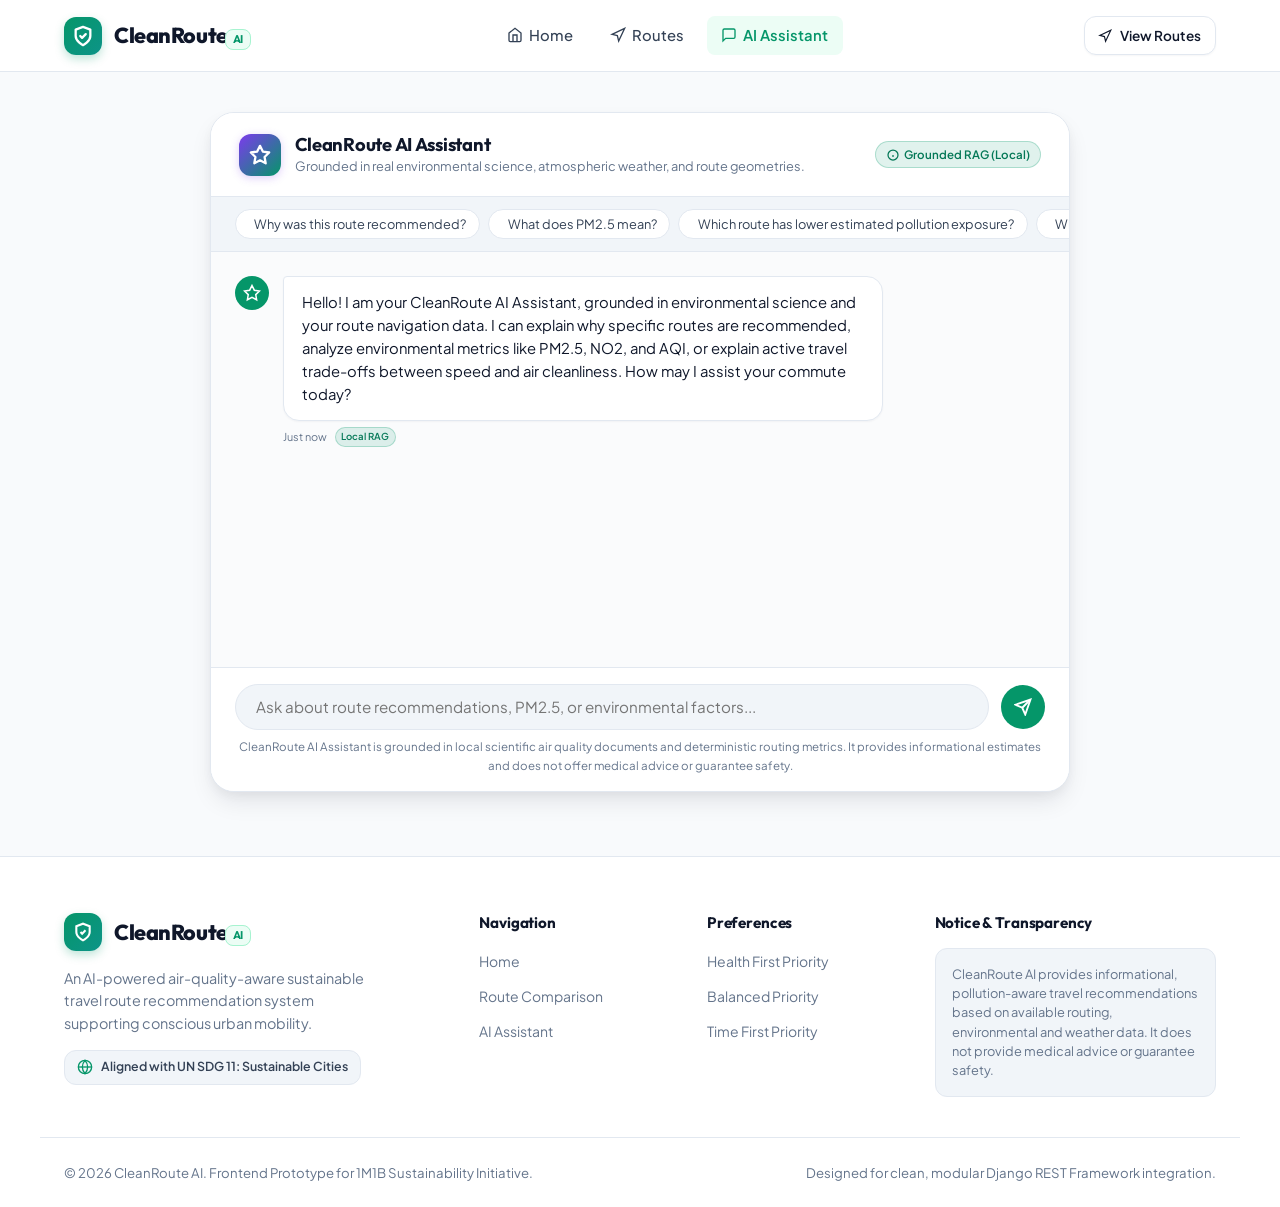
<file: frontend/chat.html>
<!DOCTYPE html>
<html lang="en">
<head>
  <meta charset="UTF-8">
  <meta name="viewport" content="width=device-width, initial-scale=1.0">
  <title>CleanRoute AI Assistant — Sustainable Route Intelligence</title>
  <meta name="description" content="Ask CleanRoute AI Assistant about route recommendations, PM2.5 exposure, air quality trade-offs, and environmental factors.">
  
  <!-- Stylesheets -->
  <link rel="stylesheet" href="css/style.css">
  <link rel="stylesheet" href="css/dashboard.css">
  <link rel="stylesheet" href="css/responsive.css">
</head>
<body>

  <!-- Site Navigation Header -->
  <header class="site-header" role="banner">
    <div class="container header-inner">
      <a href="index.html" class="brand" aria-label="CleanRoute AI Home">
        <div class="brand-icon">
          <svg width="22" height="22" viewBox="0 0 24 24" fill="none" stroke="currentColor" stroke-width="2.5" stroke-linecap="round" stroke-linejoin="round"><path d="M12 22s8-4 8-10V5l-8-3-8 3v7c0 6 8 10 8 10z"/><path d="M9 12l2 2 4-4"/></svg>
        </div>
        <span>CleanRoute<span class="brand-badge">AI</span></span>
      </a>

      <!-- Navigation Menu -->
      <nav id="nav-menu" class="nav-menu" role="navigation" aria-label="Primary Navigation">
        <a href="index.html" class="nav-link">
          <svg width="16" height="16" viewBox="0 0 24 24" fill="none" stroke="currentColor" stroke-width="2"><path d="M3 9l9-7 9 7v11a2 2 0 0 1-2 2H5a2 2 0 0 1-2-2z"/><polyline points="9 22 9 12 15 12 15 22"/></svg>
          <span>Home</span>
        </a>
        <a href="results.html" class="nav-link">
          <svg width="16" height="16" viewBox="0 0 24 24" fill="none" stroke="currentColor" stroke-width="2"><polygon points="3 11 22 2 13 21 11 13 3 11"/></svg>
          <span>Routes</span>
        </a>
        <a href="chat.html" class="nav-link active">
          <svg width="16" height="16" viewBox="0 0 24 24" fill="none" stroke="currentColor" stroke-width="2"><path d="M21 15a2 2 0 0 1-2 2H7l-4 4V5a2 2 0 0 1 2-2h14a2 2 0 0 1 2 2z"/></svg>
          <span>AI Assistant</span>
        </a>
      </nav>

      <div class="header-actions">
        <a href="results.html" class="btn btn-secondary btn-sm" style="font-size: 0.85rem; padding: 0.45rem 0.85rem;">
          <svg width="14" height="14" viewBox="0 0 24 24" fill="none" stroke="currentColor" stroke-width="2"><polygon points="3 11 22 2 13 21 11 13 3 11"/></svg>
          <span>View Routes</span>
        </a>
        <button id="mobile-nav-toggle" class="mobile-nav-toggle" aria-label="Toggle mobile menu" aria-expanded="false" aria-controls="nav-menu">
          <svg width="24" height="24" viewBox="0 0 24 24" fill="none" stroke="currentColor" stroke-width="2"><line x1="3" y1="12" x2="21" y2="12"/><line x1="3" y1="6" x2="21" y2="6"/><line x1="3" y1="18" x2="21" y2="18"/></svg>
        </button>
      </div>
    </div>
  </header>

  <!-- Chat Page Main Layout -->
  <main class="chat-container-wrap">
    <div class="container">
      
      <div class="chat-card">
        <!-- Chat Header -->
        <div class="chat-header">
          <div class="chat-header-info">
            <div class="chat-avatar-bot">
              <svg width="22" height="22" viewBox="0 0 24 24" fill="none" stroke="currentColor" stroke-width="2.5" stroke-linecap="round" stroke-linejoin="round"><path d="M12 2l3.09 6.26L22 9.27l-5 4.87 1.18 6.88L12 17.77l-6.18 3.25L7 14.14 2 9.27l6.91-1.01L12 2z"/></svg>
            </div>
            <div class="chat-header-text">
              <h3>CleanRoute AI Assistant</h3>
              <p>Grounded in real environmental science, atmospheric weather, and route geometries.</p>
            </div>
          </div>
          <span id="chat-mode-badge" class="badge-rag">
            <svg width="12" height="12" viewBox="0 0 24 24" fill="none" stroke="currentColor" stroke-width="2.5"><circle cx="12" cy="12" r="10"/><path d="M12 16v-4"/><path d="M12 8h.01"/></svg>
            Grounded RAG (Local)
          </span>
        </div>

        <!-- Active Route Context Indicator -->
        <div id="chat-context-indicator" class="chat-context-indicator" style="display: none;">
          <svg width="14" height="14" viewBox="0 0 24 24" fill="none" stroke="currentColor" stroke-width="2"><circle cx="12" cy="12" r="10"/><polygon points="12 2 15.09 8.26 22 9.27 17 14.14 18.18 21.02 12 17.77 5.82 21.02 7 14.14 2 9.27 8.91 8.26 12 2"/></svg>
          <span id="chat-context-text">Active Route Context: None</span>
        </div>

        <!-- Suggested Questions Bar -->
        <div class="chat-suggestions-bar" aria-label="Suggested questions">
          <button type="button" class="chat-suggestion-chip" data-query="Why was this route recommended?">
            <svg width="13" height="13" viewBox="0 0 24 24" fill="none" stroke="var(--primary)" stroke-width="2"><circle cx="12" cy="12" r="10"/><path d="M9.09 9a3 3 0 0 1 5.83 1c0 2-3 3-3 3"/><line x1="12" y1="17" x2="12.01" y2="17"/></svg>
            <span>Why was this route recommended?</span>
          </button>
          <button type="button" class="chat-suggestion-chip" data-query="What does PM2.5 mean?">
            <svg width="13" height="13" viewBox="0 0 24 24" fill="none" stroke="var(--primary)" stroke-width="2"><circle cx="12" cy="12" r="10"/><path d="M12 16v-4"/><path d="M12 8h.01"/></svg>
            <span>What does PM2.5 mean?</span>
          </button>
          <button type="button" class="chat-suggestion-chip" data-query="Which route has lower estimated pollution exposure?">
            <svg width="13" height="13" viewBox="0 0 24 24" fill="none" stroke="var(--primary)" stroke-width="2"><path d="M12 22s8-4 8-10V5l-8-3-8 3v7c0 6 8 10 8 10z"/></svg>
            <span>Which route has lower estimated pollution exposure?</span>
          </button>
          <button type="button" class="chat-suggestion-chip" data-query="Why did you choose Health First?">
            <svg width="13" height="13" viewBox="0 0 24 24" fill="none" stroke="var(--primary)" stroke-width="2"><polygon points="12 2 15.09 8.26 22 9.27 17 14.14 18.18 21.02 12 17.77 5.82 21.02 7 14.14 2 9.27 8.91 8.26 12 2"/></svg>
            <span>Why choose Health First?</span>
          </button>
          <button type="button" class="chat-suggestion-chip" data-query="Why is cycling considered sustainable?">
            <svg width="13" height="13" viewBox="0 0 24 24" fill="none" stroke="var(--primary)" stroke-width="2"><circle cx="18.5" cy="17.5" r="3.5"/><circle cx="5.5" cy="17.5" r="3.5"/><circle cx="15" cy="5" r="1"/><path d="M12 17.5V14l-3-3 4-3 2 3h2"/></svg>
            <span>Why is cycling sustainable?</span>
          </button>
          <button type="button" class="chat-suggestion-chip" data-query="How does weather affect air quality?">
            <svg width="13" height="13" viewBox="0 0 24 24" fill="none" stroke="var(--primary)" stroke-width="2"><path d="M17.5 19H9a7 7 0 1 1 6.71-9h1.79a4.5 4.5 0 1 1 0 9Z"/></svg>
            <span>Weather & Air Quality</span>
          </button>
        </div>

        <!-- Scrollable Message Stream -->
        <div id="chat-messages-pane" class="chat-messages-pane" role="log" aria-live="polite">
          <!-- Initial Welcome Message from Assistant -->
          <div class="message-row bot-message">
            <div class="message-avatar bot-avatar-icon" title="CleanRoute AI">
              <svg width="18" height="18" viewBox="0 0 24 24" fill="none" stroke="currentColor" stroke-width="2"><path d="M12 2l3.09 6.26L22 9.27l-5 4.87 1.18 6.88L12 17.77l-6.18 3.25L7 14.14 2 9.27l6.91-1.01L12 2z"/></svg>
            </div>
            <div>
              <div class="message-bubble bot-bubble">
                Hello! I am your CleanRoute AI Assistant, grounded in environmental science and your route navigation data. I can explain why specific routes are recommended, analyze environmental metrics like PM2.5, NO2, and AQI, or explain active travel trade-offs between speed and air cleanliness. How may I assist your commute today?
              </div>
              <div class="message-timestamp">
                <span>Just now</span>
                <span class="badge-rag" style="font-size: 0.6rem; padding: 0.1rem 0.35rem; margin-left: 0.25rem;">Local RAG</span>
              </div>
            </div>
          </div>

          <!-- Typing indicator placeholder -->
          <div id="chat-typing-indicator" class="typing-indicator" aria-hidden="true">
            <div class="typing-dot"></div>
            <div class="typing-dot"></div>
            <div class="typing-dot"></div>
          </div>
        </div>

        <!-- Chat Input Form -->
        <div class="chat-input-bar">
          <form id="chat-form" class="chat-form" novalidate>
            <label for="chat-input" class="sr-only" style="position: absolute; width: 1px; height: 1px; padding: 0; margin: -1px; overflow: hidden; clip: rect(0,0,0,0); border: 0;">Type your inquiry</label>
            <input type="text" id="chat-input" class="chat-input-field" placeholder="Ask about route recommendations, PM2.5, or environmental factors..." autocomplete="off" required>
            <button type="submit" class="btn-chat-send" aria-label="Send message">
              <svg width="18" height="18" viewBox="0 0 24 24" fill="none" stroke="currentColor" stroke-width="2.5"><line x1="22" y1="2" x2="11" y2="13"/><polygon points="22 2 15 22 11 13 2 9 22 2"/></svg>
            </button>
          </form>
          <p class="chat-disclaimer-sub">
            CleanRoute AI Assistant is grounded in local scientific air quality documents and deterministic routing metrics. It provides informational estimates and does not offer medical advice or guarantee safety.
          </p>
        </div>

      </div>

    </div>
  </main>

  <!-- Shared Site Footer -->
  <footer class="site-footer">
    <div class="container footer-top">
      <div class="footer-brand-col">
        <a href="index.html" class="brand">
          <div class="brand-icon">
            <svg width="20" height="20" viewBox="0 0 24 24" fill="none" stroke="currentColor" stroke-width="2.5"><path d="M12 22s8-4 8-10V5l-8-3-8 3v7c0 6 8 10 8 10z"/><path d="M9 12l2 2 4-4"/></svg>
          </div>
          <span>CleanRoute<span class="brand-badge">AI</span></span>
        </a>
        <p class="footer-desc">
          An AI-powered air-quality-aware sustainable travel route recommendation system supporting conscious urban mobility.
        </p>
        <div class="footer-sdg-badge">
          <svg width="16" height="16" viewBox="0 0 24 24" fill="none" stroke="var(--primary)" stroke-width="2"><circle cx="12" cy="12" r="10"/><path d="M2 12h20"/><path d="M12 2a15.3 15.3 0 0 1 4 10 15.3 15.3 0 0 1-4 10 15.3 15.3 0 0 1-4-10 15.3 15.3 0 0 1 4-10z"/></svg>
          <span>Aligned with UN SDG 11: Sustainable Cities</span>
        </div>
      </div>

      <div class="footer-col">
        <h5>Navigation</h5>
        <ul class="footer-links">
          <li><a href="index.html" class="footer-link">Home</a></li>
          <li><a href="results.html" class="footer-link">Route Comparison</a></li>
          <li><a href="chat.html" class="footer-link">AI Assistant</a></li>
        </ul>
      </div>

      <div class="footer-col">
        <h5>Preferences</h5>
        <ul class="footer-links">
          <li><a href="results.html?preference=Health+First" class="footer-link">Health First Priority</a></li>
          <li><a href="results.html?preference=Balanced" class="footer-link">Balanced Priority</a></li>
          <li><a href="results.html?preference=Time+First" class="footer-link">Time First Priority</a></li>
        </ul>
      </div>

      <div class="footer-col">
        <h5>Notice & Transparency</h5>
        <div class="footer-disclaimer-box">
          CleanRoute AI provides informational, pollution-aware travel recommendations based on available routing, environmental and weather data. It does not provide medical advice or guarantee safety.
        </div>
      </div>
    </div>

    <div class="container footer-bottom">
      <div>&copy; 2026 CleanRoute AI. Frontend Prototype for 1M1B Sustainability Initiative.</div>
      <div>Designed for clean, modular Django REST Framework integration.</div>
    </div>
  </footer>

  <!-- Scripts -->
  <script src="js/config.js"></script>
  <script src="js/api.js"></script>
  <script src="js/chat.js"></script>
  <script src="js/app.js"></script>
</body>
</html>
</file>
<file: frontend/css/style.css>
/* ==========================================================================
   CleanRoute AI — Modern Sustainable Design System
   Theme: Clean, Modern, Professional, Sustainable, AI-Powered, Minimal
   ========================================================================== */

@import url('https://fonts.googleapis.com/css2?family=Outfit:wght@400;500;600;700;800&family=Plus+Jakarta+Sans:wght@300;400;500;600;700&display=swap');

:root {
  /* Brand Color Palette */
  --primary: #059669;
  --primary-hover: #047857;
  --primary-light: #ecfdf5;
  --primary-glow: rgba(5, 150, 105, 0.15);
  --primary-border: #a7f3d0;

  --secondary: #0d9488;
  --secondary-light: #f0fdfa;

  --accent-cyan: #0284c7;
  --accent-cyan-light: #e0f2fe;

  --accent-purple: #7c3aed;
  --accent-purple-light: #f5f3ff;

  --warning: #d97706;
  --warning-light: #fef3c7;
  --warning-border: #fde68a;

  --danger: #dc2626;
  --danger-light: #fef2f2;
  --danger-border: #fecaca;

  --success: #16a34a;
  --success-light: #f0fdf4;

  /* Neutrals & Surfaces */
  --bg-main: #f8fafc;
  --bg-alt: #f1f5f9;
  --surface: #ffffff;
  --surface-raised: #ffffff;
  --surface-dim: #f8fafc;

  --text-primary: #0f172a;
  --text-secondary: #334155;
  --text-muted: #64748b;
  --text-inverse: #ffffff;

  --border-light: #e2e8f0;
  --border-subtle: #cbd5e1;
  --border-focus: #059669;

  /* Radii */
  --radius-xs: 4px;
  --radius-sm: 8px;
  --radius-md: 12px;
  --radius-lg: 16px;
  --radius-xl: 24px;
  --radius-pill: 9999px;

  /* Shadows */
  --shadow-xs: 0 1px 2px 0 rgba(15, 23, 42, 0.04);
  --shadow-sm: 0 2px 4px 0 rgba(15, 23, 42, 0.06), 0 1px 2px 0 rgba(15, 23, 42, 0.04);
  --shadow-md: 0 4px 12px -2px rgba(15, 23, 42, 0.08), 0 2px 6px -1px rgba(15, 23, 42, 0.04);
  --shadow-lg: 0 12px 24px -4px rgba(15, 23, 42, 0.1), 0 4px 12px -2px rgba(15, 23, 42, 0.05);
  --shadow-xl: 0 20px 35px -6px rgba(15, 23, 42, 0.12), 0 8px 16px -4px rgba(15, 23, 42, 0.06);

  /* Typography */
  --font-heading: 'Outfit', -apple-system, BlinkMacSystemFont, 'Segoe UI', Roboto, sans-serif;
  --font-body: 'Plus Jakarta Sans', -apple-system, BlinkMacSystemFont, 'Segoe UI', Roboto, sans-serif;

  /* Transitions */
  --transition-fast: 150ms cubic-bezier(0.4, 0, 0.2, 1);
  --transition-normal: 250ms cubic-bezier(0.4, 0, 0.2, 1);
  --transition-smooth: 350ms cubic-bezier(0.16, 1, 0.3, 1);

  /* Layout */
  --max-width: 1200px;
  --header-height: 72px;
}

/* ==========================================================================
   CSS Reset & Base Rules
   ========================================================================== */

*, *::before, *::after {
  box-sizing: border-box;
  margin: 0;
  padding: 0;
}

html {
  font-size: 16px;
  scroll-behavior: smooth;
  -webkit-text-size-adjust: 100%;
}

body {
  font-family: var(--font-body);
  background-color: var(--bg-main);
  color: var(--text-primary);
  line-height: 1.6;
  min-height: 100vh;
  display: flex;
  flex-direction: column;
  overflow-x: hidden;
}

img, svg {
  display: block;
  max-width: 100%;
}

a {
  color: inherit;
  text-decoration: none;
}

button, input, select, textarea {
  font-family: inherit;
  font-size: inherit;
  color: inherit;
}

button {
  cursor: pointer;
  border: none;
  background: none;
}

:focus-visible {
  outline: 2px solid var(--primary);
  outline-offset: 2px;
}

.container {
  width: 100%;
  max-width: var(--max-width);
  margin: 0 auto;
  padding: 0 1.5rem;
}

/* ==========================================================================
   Typography Utilities
   ========================================================================== */

h1, h2, h3, h4, h5, h6 {
  font-family: var(--font-heading);
  color: var(--text-primary);
  font-weight: 700;
  line-height: 1.25;
}

h1 { font-size: 2.75rem; letter-spacing: -0.025em; }
h2 { font-size: 2rem; letter-spacing: -0.02em; }
h3 { font-size: 1.35rem; letter-spacing: -0.015em; }
h4 { font-size: 1.1rem; }

p {
  color: var(--text-secondary);
}

.text-sm { font-size: 0.875rem; }
.text-xs { font-size: 0.75rem; }
.text-muted { color: var(--text-muted); }
.text-primary { color: var(--primary); }

.badge-demo {
  display: inline-flex;
  align-items: center;
  gap: 0.35rem;
  padding: 0.2rem 0.65rem;
  background-color: var(--warning-light);
  color: var(--warning);
  border: 1px solid var(--warning-border);
  border-radius: var(--radius-pill);
  font-size: 0.72rem;
  font-weight: 600;
  text-transform: uppercase;
  letter-spacing: 0.04em;
}

.badge-live {
  display: inline-flex;
  align-items: center;
  gap: 0.35rem;
  padding: 0.2rem 0.65rem;
  background-color: rgba(5, 150, 105, 0.12);
  color: #059669;
  border: 1px solid rgba(5, 150, 105, 0.25);
  border-radius: var(--radius-pill);
  font-size: 0.72rem;
  font-weight: 600;
  text-transform: uppercase;
  letter-spacing: 0.04em;
}

.badge-ai {
  display: inline-flex;
  align-items: center;
  gap: 0.35rem;
  padding: 0.2rem 0.65rem;
  background-color: var(--accent-purple-light);
  color: var(--accent-purple);
  border: 1px solid rgba(124, 58, 237, 0.2);
  border-radius: var(--radius-pill);
  font-size: 0.72rem;
  font-weight: 600;
  letter-spacing: 0.03em;
}

.badge-eco {
  display: inline-flex;
  align-items: center;
  gap: 0.35rem;
  padding: 0.2rem 0.65rem;
  background-color: var(--primary-light);
  color: var(--primary);
  border: 1px solid var(--primary-border);
  border-radius: var(--radius-pill);
  font-size: 0.72rem;
  font-weight: 600;
}

/* ==========================================================================
   Navigation Header
   ========================================================================== */

.site-header {
  position: sticky;
  top: 0;
  z-index: 1000;
  height: var(--header-height);
  background: rgba(255, 255, 255, 0.92);
  backdrop-filter: blur(14px);
  -webkit-backdrop-filter: blur(14px);
  border-bottom: 1px solid var(--border-light);
  transition: box-shadow var(--transition-normal);
}

.site-header.scrolled {
  box-shadow: var(--shadow-sm);
}

.header-inner {
  display: flex;
  align-items: center;
  justify-content: space-between;
  height: 100%;
}

/* Brand Logo */
.brand {
  display: flex;
  align-items: center;
  gap: 0.75rem;
  font-family: var(--font-heading);
  font-size: 1.35rem;
  font-weight: 800;
  color: var(--text-primary);
  letter-spacing: -0.02em;
  transition: opacity var(--transition-fast);
}

.brand:hover {
  opacity: 0.9;
}

.brand-icon {
  width: 38px;
  height: 38px;
  background: linear-gradient(135deg, #059669 0%, #0d9488 100%);
  color: var(--text-inverse);
  border-radius: var(--radius-md);
  display: flex;
  align-items: center;
  justify-content: center;
  box-shadow: 0 4px 10px rgba(5, 150, 105, 0.25);
}

.brand-badge {
  font-size: 0.7rem;
  font-weight: 700;
  padding: 0.15rem 0.45rem;
  background: var(--primary-light);
  color: var(--primary);
  border-radius: var(--radius-sm);
  margin-left: -0.2rem;
  border: 1px solid var(--primary-border);
}

/* Nav Links */
.nav-menu {
  display: flex;
  align-items: center;
  gap: 0.5rem;
  list-style: none;
}

.nav-link {
  padding: 0.5rem 0.9rem;
  font-size: 0.925rem;
  font-weight: 500;
  color: var(--text-secondary);
  border-radius: var(--radius-sm);
  transition: all var(--transition-fast);
  display: inline-flex;
  align-items: center;
  gap: 0.4rem;
}

.nav-link:hover {
  color: var(--primary);
  background-color: var(--bg-alt);
}

.nav-link.active {
  color: var(--primary);
  font-weight: 600;
  background-color: var(--primary-light);
}

.header-actions {
  display: flex;
  align-items: center;
  gap: 0.75rem;
}

.btn-nav-cta {
  padding: 0.5rem 1rem;
  font-size: 0.875rem;
  font-weight: 600;
  background-color: var(--primary);
  color: var(--text-inverse);
  border-radius: var(--radius-pill);
  transition: all var(--transition-fast);
  box-shadow: 0 2px 6px rgba(5, 150, 105, 0.2);
}

.btn-nav-cta:hover {
  background-color: var(--primary-hover);
  box-shadow: 0 4px 10px rgba(5, 150, 105, 0.3);
  transform: translateY(-1px);
}

/* Mobile Nav Toggle */
.mobile-nav-toggle {
  display: none;
  width: 42px;
  height: 42px;
  border-radius: var(--radius-sm);
  align-items: center;
  justify-content: center;
  color: var(--text-primary);
  background-color: var(--bg-alt);
  border: 1px solid var(--border-light);
  transition: background var(--transition-fast);
}

.mobile-nav-toggle:hover {
  background-color: var(--border-light);
}

/* ==========================================================================
   Buttons & Form Elements
   ========================================================================== */

.btn {
  display: inline-flex;
  align-items: center;
  justify-content: center;
  gap: 0.5rem;
  padding: 0.75rem 1.4rem;
  font-size: 0.95rem;
  font-weight: 600;
  border-radius: var(--radius-md);
  transition: all var(--transition-fast);
  text-align: center;
  user-select: none;
  white-space: nowrap;
}

.btn-primary {
  background-color: var(--primary);
  color: var(--text-inverse);
  box-shadow: 0 2px 8px rgba(5, 150, 105, 0.25);
}

.btn-primary:hover {
  background-color: var(--primary-hover);
  box-shadow: 0 4px 14px rgba(5, 150, 105, 0.35);
  transform: translateY(-1px);
}

.btn-secondary {
  background-color: var(--surface);
  color: var(--text-primary);
  border: 1px solid var(--border-light);
  box-shadow: var(--shadow-xs);
}

.btn-secondary:hover {
  background-color: var(--bg-alt);
  border-color: var(--border-subtle);
}

.btn-lg {
  padding: 0.9rem 1.75rem;
  font-size: 1.05rem;
  border-radius: var(--radius-md);
}

.btn-block {
  width: 100%;
}

/* Form Input Control */
.input-group {
  position: relative;
  display: flex;
  flex-direction: column;
  gap: 0.4rem;
}

.input-label {
  font-size: 0.8rem;
  font-weight: 600;
  text-transform: uppercase;
  letter-spacing: 0.05em;
  color: var(--text-secondary);
  display: flex;
  align-items: center;
  gap: 0.35rem;
}

.input-wrapper {
  position: relative;
  display: flex;
  align-items: center;
}

.input-icon {
  position: absolute;
  left: 1rem;
  color: var(--text-muted);
  pointer-events: none;
  width: 20px;
  height: 20px;
}

.input-field {
  width: 100%;
  padding: 0.75rem 1rem 0.75rem 2.75rem;
  font-size: 0.95rem;
  background-color: var(--surface);
  border: 1.5px solid var(--border-light);
  border-radius: var(--radius-md);
  color: var(--text-primary);
  transition: all var(--transition-fast);
}

.input-field::placeholder {
  color: var(--text-muted);
  opacity: 0.8;
}

.input-field:focus {
  border-color: var(--primary);
  box-shadow: 0 0 0 3px var(--primary-glow);
  outline: none;
}

.input-field.input-error {
  border-color: var(--danger);
  background-color: #fffbfa;
}

.input-field.input-error:focus {
  box-shadow: 0 0 0 3px rgba(220, 38, 38, 0.15);
}

.validation-message {
  font-size: 0.775rem;
  color: var(--danger);
  display: flex;
  align-items: center;
  gap: 0.35rem;
  min-height: 18px;
  margin-top: 0.15rem;
}

/* ==========================================================================
   Hero Section
   ========================================================================== */

.hero-section {
  position: relative;
  padding: 4rem 0 3rem;
  background: radial-gradient(circle at 80% 20%, rgba(5, 150, 105, 0.07) 0%, transparent 50%),
              radial-gradient(circle at 10% 80%, rgba(2, 132, 199, 0.05) 0%, transparent 45%);
  overflow: hidden;
}

.hero-grid {
  display: grid;
  grid-template-columns: 1fr 1.05fr;
  gap: 3rem;
  align-items: center;
}

.hero-content {
  display: flex;
  flex-direction: column;
  gap: 1.5rem;
}

.hero-tag {
  align-self: flex-start;
  display: inline-flex;
  align-items: center;
  gap: 0.5rem;
  padding: 0.35rem 0.85rem;
  background-color: var(--primary-light);
  color: var(--primary);
  border: 1px solid var(--primary-border);
  border-radius: var(--radius-pill);
  font-size: 0.825rem;
  font-weight: 600;
}

.hero-title {
  font-size: 3.25rem;
  line-height: 1.15;
  color: var(--text-primary);
}

.hero-title .highlight-eco {
  background: linear-gradient(135deg, #059669 0%, #0d9488 100%);
  -webkit-background-clip: text;
  -webkit-text-fill-color: transparent;
  display: inline-block;
}

.hero-desc {
  font-size: 1.15rem;
  line-height: 1.6;
  color: var(--text-secondary);
  max-width: 520px;
}

.hero-actions {
  display: flex;
  flex-wrap: wrap;
  align-items: center;
  gap: 1rem;
  margin-top: 0.5rem;
}

/* ==========================================================================
   Route Search Card Component
   ========================================================================== */

.search-card {
  background: var(--surface);
  border: 1px solid var(--border-light);
  border-radius: var(--radius-xl);
  padding: 2rem;
  box-shadow: var(--shadow-lg);
  position: relative;
  backdrop-filter: blur(10px);
  transition: transform var(--transition-normal), box-shadow var(--transition-normal);
}

.search-card-header {
  display: flex;
  align-items: center;
  justify-content: space-between;
  margin-bottom: 1.5rem;
  padding-bottom: 1rem;
  border-bottom: 1px solid var(--border-light);
}

.search-card-title {
  font-size: 1.25rem;
  font-weight: 700;
  display: flex;
  align-items: center;
  gap: 0.6rem;
  color: var(--text-primary);
}

.search-fields-wrap {
  position: relative;
  display: flex;
  flex-direction: column;
  gap: 0.9rem;
}

.swap-btn-container {
  position: absolute;
  right: 1.25rem;
  top: 50%;
  transform: translateY(-50%);
  z-index: 5;
}

.btn-swap {
  width: 38px;
  height: 38px;
  border-radius: 50%;
  background: var(--surface);
  border: 1.5px solid var(--border-light);
  box-shadow: var(--shadow-sm);
  color: var(--primary);
  display: flex;
  align-items: center;
  justify-content: center;
  transition: all var(--transition-fast);
}

.btn-swap:hover {
  background: var(--primary-light);
  border-color: var(--primary);
  transform: rotate(180deg);
}

/* Segmented Controls (Mode & Preference) */
.options-row {
  display: grid;
  grid-template-columns: 1fr 1fr;
  gap: 1.25rem;
  margin: 1.25rem 0 1.5rem;
}

.option-group-label {
  font-size: 0.775rem;
  font-weight: 600;
  text-transform: uppercase;
  letter-spacing: 0.05em;
  color: var(--text-muted);
  margin-bottom: 0.45rem;
  display: flex;
  align-items: center;
  gap: 0.35rem;
}

.segmented-control {
  display: flex;
  background: var(--bg-alt);
  padding: 0.25rem;
  border-radius: var(--radius-md);
  border: 1px solid var(--border-light);
  gap: 0.25rem;
}

.segmented-btn {
  flex: 1;
  display: flex;
  align-items: center;
  justify-content: center;
  gap: 0.35rem;
  padding: 0.5rem 0.65rem;
  font-size: 0.85rem;
  font-weight: 600;
  color: var(--text-muted);
  border-radius: var(--radius-sm);
  transition: all var(--transition-fast);
  user-select: none;
}

.segmented-btn:hover {
  color: var(--text-primary);
}

.segmented-btn.active {
  background: var(--surface);
  color: var(--primary);
  box-shadow: var(--shadow-xs);
  border: 1px solid rgba(0,0,0,0.04);
}

/* Quick Examples */
.quick-examples {
  margin-top: 1.25rem;
  padding-top: 1rem;
  border-top: 1px dashed var(--border-light);
}

.quick-examples-title {
  font-size: 0.775rem;
  font-weight: 600;
  color: var(--text-muted);
  margin-bottom: 0.6rem;
  display: flex;
  align-items: center;
  gap: 0.4rem;
}

.example-chips {
  display: flex;
  flex-wrap: wrap;
  gap: 0.5rem;
}

.chip-btn {
  padding: 0.35rem 0.75rem;
  background: var(--bg-alt);
  border: 1px solid var(--border-light);
  border-radius: var(--radius-pill);
  font-size: 0.8rem;
  font-weight: 500;
  color: var(--text-secondary);
  transition: all var(--transition-fast);
  display: inline-flex;
  align-items: center;
  gap: 0.35rem;
}

.chip-btn:hover {
  background: var(--primary-light);
  color: var(--primary);
  border-color: var(--primary-border);
}

/* Form alert container */
.form-alert-container {
  display: none;
  padding: 0.75rem 1rem;
  margin-bottom: 1rem;
  background-color: var(--danger-light);
  border: 1px solid var(--danger-border);
  border-radius: var(--radius-md);
  color: var(--danger);
  font-size: 0.875rem;
  font-weight: 500;
}

.form-alert-container.show {
  display: flex;
  align-items: center;
  gap: 0.5rem;
}


/* ==========================================================================
   How It Works Section
   ========================================================================== */

.how-it-works-section {
  padding: 4.5rem 0;
}

.section-header {
  text-align: center;
  max-width: 680px;
  margin: 0 auto 3rem;
}

.section-tag {
  display: inline-flex;
  align-items: center;
  gap: 0.35rem;
  padding: 0.25rem 0.75rem;
  background: var(--primary-light);
  color: var(--primary);
  border: 1px solid var(--primary-border);
  border-radius: var(--radius-pill);
  font-size: 0.8rem;
  font-weight: 600;
  margin-bottom: 0.75rem;
}

.section-title {
  margin-bottom: 0.75rem;
}

.section-desc {
  font-size: 1.05rem;
  color: var(--text-muted);
}

.steps-grid {
  display: grid;
  grid-template-columns: repeat(4, 1fr);
  gap: 1.5rem;
  position: relative;
}

.step-card {
  background: var(--surface);
  border: 1px solid var(--border-light);
  border-radius: var(--radius-lg);
  padding: 1.75rem 1.25rem;
  box-shadow: var(--shadow-sm);
  position: relative;
  display: flex;
  flex-direction: column;
  gap: 0.85rem;
  transition: all var(--transition-normal);
}

.step-card:hover {
  transform: translateY(-4px);
  box-shadow: var(--shadow-md);
  border-color: var(--primary-border);
}

.step-badge-row {
  display: flex;
  align-items: center;
  justify-content: space-between;
}

.step-number {
  width: 32px;
  height: 32px;
  border-radius: 50%;
  background: var(--bg-alt);
  color: var(--primary);
  font-family: var(--font-heading);
  font-weight: 800;
  font-size: 0.95rem;
  display: flex;
  align-items: center;
  justify-content: center;
  border: 1.5px solid var(--border-light);
}

.step-card:hover .step-number {
  background: var(--primary);
  color: var(--text-inverse);
  border-color: var(--primary);
}

.step-icon-wrap {
  width: 44px;
  height: 44px;
  border-radius: var(--radius-md);
  background: var(--primary-light);
  color: var(--primary);
  display: flex;
  align-items: center;
  justify-content: center;
}

.step-title {
  font-size: 1.1rem;
  font-weight: 700;
}

.step-desc {
  font-size: 0.875rem;
  color: var(--text-muted);
  line-height: 1.5;
}

/* ==========================================================================
   Home Interactive Map Preview Section
   ========================================================================== */

.home-map-section {
  padding: 0 0 4.5rem;
}

.map-preview-card {
  background: var(--surface);
  border: 1px solid var(--border-light);
  border-radius: var(--radius-xl);
  overflow: hidden;
  box-shadow: var(--shadow-md);
}

.map-preview-header {
  padding: 1.25rem 1.75rem;
  background: var(--surface);
  border-bottom: 1px solid var(--border-light);
  display: flex;
  align-items: center;
  justify-content: space-between;
  flex-wrap: wrap;
  gap: 1rem;
}

.map-preview-title {
  display: flex;
  align-items: center;
  gap: 0.75rem;
}

.map-preview-title h3 {
  font-size: 1.15rem;
}

.map-container {
  width: 100%;
  height: 420px;
  background: #e2e8f0;
  position: relative;
  z-index: 1;
}

.map-legend-bar {
  padding: 0.9rem 1.75rem;
  background: var(--bg-alt);
  border-top: 1px solid var(--border-light);
  display: flex;
  align-items: center;
  justify-content: space-between;
  flex-wrap: wrap;
  gap: 1rem;
  font-size: 0.85rem;
}

.legend-items {
  display: flex;
  align-items: center;
  gap: 1.25rem;
}

.legend-item {
  display: flex;
  align-items: center;
  gap: 0.45rem;
  font-weight: 500;
  color: var(--text-secondary);
}

.legend-color-dot {
  width: 12px;
  height: 12px;
  border-radius: 50%;
}

.dot-eco { background-color: #059669; }
.dot-balanced { background-color: #0284c7; }
.dot-fastest { background-color: #7c3aed; }

/* ==========================================================================
   Footer
   ========================================================================== */

.site-footer {
  margin-top: auto;
  background: var(--surface);
  border-top: 1px solid var(--border-light);
  padding: 3.5rem 0 1.5rem;
}

.footer-top {
  display: grid;
  grid-template-columns: 2fr 1fr 1fr 1.5fr;
  gap: 2.5rem;
  padding-bottom: 2.5rem;
  border-bottom: 1px solid var(--border-light);
}

.footer-brand-col {
  display: flex;
  flex-direction: column;
  gap: 1rem;
}

.footer-desc {
  font-size: 0.9rem;
  color: var(--text-muted);
  max-width: 320px;
  line-height: 1.55;
}

.footer-sdg-badge {
  display: inline-flex;
  align-items: center;
  gap: 0.5rem;
  padding: 0.4rem 0.75rem;
  background: #f1f5f9;
  border: 1px solid var(--border-light);
  border-radius: var(--radius-md);
  font-size: 0.775rem;
  font-weight: 600;
  color: var(--text-secondary);
  align-self: flex-start;
}

.footer-col h5 {
  font-size: 0.95rem;
  font-weight: 700;
  color: var(--text-primary);
  margin-bottom: 1rem;
  letter-spacing: -0.01em;
}

.footer-links {
  list-style: none;
  display: flex;
  flex-direction: column;
  gap: 0.6rem;
}

.footer-link {
  font-size: 0.875rem;
  color: var(--text-muted);
  transition: color var(--transition-fast);
}

.footer-link:hover {
  color: var(--primary);
}

.footer-disclaimer-box {
  background: var(--bg-alt);
  border: 1px solid var(--border-light);
  border-radius: var(--radius-md);
  padding: 1rem;
  font-size: 0.8rem;
  color: var(--text-muted);
  line-height: 1.5;
}

.footer-bottom {
  padding-top: 1.5rem;
  display: flex;
  align-items: center;
  justify-content: space-between;
  flex-wrap: wrap;
  gap: 1rem;
  font-size: 0.825rem;
  color: var(--text-muted);
}

@keyframes spin {
  0% { transform: rotate(0deg); }
  100% { transform: rotate(360deg); }
}

.spinner {
  display: inline-block;
  animation: spin 0.8s linear infinite;
}

/* Location Suggestions Dropdown */
.input-spinner {
  position: absolute;
  right: 1rem;
  top: 50%;
  transform: translateY(-50%);
  pointer-events: none;
  z-index: 4;
}

.suggestions-dropdown {
  position: absolute;
  top: calc(100% + 4px);
  left: 0;
  right: 0;
  background: var(--surface, #ffffff);
  border: 1.5px solid var(--border-light, #e2e8f0);
  border-radius: var(--radius-md, 10px);
  box-shadow: 0 10px 25px -5px rgba(0, 0, 0, 0.1), 0 8px 10px -6px rgba(0, 0, 0, 0.08);
  max-height: 280px;
  overflow-y: auto;
  z-index: 1000;
  padding: 0.35rem 0;
}

.suggestion-item {
  padding: 0.65rem 1rem;
  cursor: pointer;
  display: flex;
  flex-direction: column;
  gap: 0.15rem;
  transition: background-color var(--transition-fast, 0.15s ease);
  border-bottom: 1px solid rgba(0, 0, 0, 0.04);
}

.suggestion-item:last-child {
  border-bottom: none;
}

.suggestion-item:hover,
.suggestion-item.active {
  background-color: var(--primary-light, #ecfdf5);
}

.suggestion-item:hover .suggestion-name,
.suggestion-item.active .suggestion-name {
  color: var(--primary, #059669);
}

.suggestion-name {
  font-weight: 600;
  font-size: 0.925rem;
  color: var(--text-primary, #0f172a);
}

.suggestion-subtitle {
  font-size: 0.775rem;
  color: var(--text-muted, #64748b);
  display: flex;
  align-items: center;
  gap: 0.25rem;
}

.suggestion-empty {
  padding: 0.85rem 1rem;
  font-size: 0.85rem;
  color: var(--text-muted, #64748b);
  text-align: center;
}

.suggestion-loading {
  padding: 0.85rem 1rem;
  font-size: 0.85rem;
  color: var(--text-muted, #64748b);
  display: flex;
  align-items: center;
  justify-content: center;
  gap: 0.5rem;
}
</file>
<file: frontend/css/dashboard.css>
/* ==========================================================================
   CleanRoute AI — Dashboard & Results Styling
   ========================================================================== */

/* Page Header / Route Summary Bar */
.results-header-bar {
  background: var(--surface);
  border-bottom: 1px solid var(--border-light);
  padding: 1.25rem 0;
  box-shadow: var(--shadow-xs);
}

.results-header-inner {
  display: flex;
  align-items: center;
  justify-content: space-between;
  flex-wrap: wrap;
  gap: 1.25rem;
}

.route-endpoints {
  display: flex;
  align-items: center;
  gap: 0.75rem;
  font-family: var(--font-heading);
  font-size: 1.4rem;
  font-weight: 700;
  color: var(--text-primary);
}

.route-arrow {
  color: var(--primary);
  display: flex;
  align-items: center;
}

.route-meta-pills {
  display: flex;
  align-items: center;
  flex-wrap: wrap;
  gap: 0.5rem;
}

.meta-pill {
  display: inline-flex;
  align-items: center;
  gap: 0.4rem;
  padding: 0.3rem 0.75rem;
  background: var(--bg-alt);
  border: 1px solid var(--border-light);
  border-radius: var(--radius-pill);
  font-size: 0.8rem;
  font-weight: 600;
  color: var(--text-secondary);
}

.meta-pill.pill-mode {
  background: var(--secondary-light);
  color: var(--secondary);
  border-color: #99f6e4;
}

.meta-pill.pill-pref {
  background: var(--primary-light);
  color: var(--primary);
  border-color: var(--primary-border);
}

/* Preference Explanation Strip */
.preference-explainer-bar {
  background: #f0fdf4;
  border-bottom: 1px solid #bbf7d0;
  padding: 0.75rem 0;
  font-size: 0.85rem;
}

.preference-explainer-inner {
  display: flex;
  align-items: center;
  gap: 0.75rem;
  color: #166534;
}

.pref-icon-wrap {
  display: flex;
  align-items: center;
  justify-content: center;
  width: 24px;
  height: 24px;
  background: #dcfce7;
  border-radius: 50%;
  flex-shrink: 0;
}

/* Dashboard Main Layout */
.dashboard-main {
  padding: 2rem 0 4rem;
}

.dashboard-layout {
  display: grid;
  grid-template-columns: 1.15fr 1fr;
  gap: 2rem;
  align-items: start;
}

/* Map Column */
.map-column {
  position: sticky;
  top: calc(var(--header-height) + 1.5rem);
  display: flex;
  flex-direction: column;
  gap: 1rem;
}

.dashboard-map-card {
  background: var(--surface);
  border: 1px solid var(--border-light);
  border-radius: var(--radius-xl);
  overflow: hidden;
  box-shadow: var(--shadow-md);
}

.dashboard-map-header {
  padding: 1rem 1.5rem;
  background: var(--surface);
  border-bottom: 1px solid var(--border-light);
  display: flex;
  align-items: center;
  justify-content: space-between;
}

.map-card-title {
  font-size: 1.05rem;
  font-weight: 700;
  display: flex;
  align-items: center;
  gap: 0.5rem;
}

.map-interactive-view {
  width: 100%;
  height: 520px;
  background: #e2e8f0;
  position: relative;
  z-index: 1;
}

/* Map Overlay Controls / Route Switcher */
.map-quick-legend {
  padding: 0.75rem 1.25rem;
  background: var(--bg-alt);
  border-top: 1px solid var(--border-light);
  display: flex;
  align-items: center;
  justify-content: space-between;
  flex-wrap: wrap;
  gap: 0.75rem;
  font-size: 0.8rem;
}

/* Content Column (Routes + AI + Environmental) */
.content-column {
  display: flex;
  flex-direction: column;
  gap: 1.75rem;
}

/* Section Subheaders */
.section-subtitle-bar {
  display: flex;
  align-items: center;
  justify-content: space-between;
  margin-bottom: 0.75rem;
}

.section-subtitle-bar h3 {
  font-size: 1.2rem;
  display: flex;
  align-items: center;
  gap: 0.5rem;
}

/* Route Cards List */
.route-cards-list {
  display: flex;
  flex-direction: column;
  gap: 1rem;
}

.route-card {
  background: var(--surface);
  border: 2px solid var(--border-light);
  border-radius: var(--radius-lg);
  padding: 1.25rem;
  box-shadow: var(--shadow-sm);
  transition: all var(--transition-normal);
  cursor: pointer;
  position: relative;
}

.route-card:hover {
  border-color: var(--border-subtle);
  transform: translateY(-2px);
  box-shadow: var(--shadow-md);
}

.route-card.selected {
  border-color: var(--primary);
  background-color: #fcfffd;
  box-shadow: 0 4px 16px rgba(5, 150, 105, 0.15);
}

.route-card.is-recommended {
  border-color: var(--primary);
  background: linear-gradient(to right, #fafffc, #ffffff);
}

.recommended-ribbon {
  display: inline-flex;
  align-items: center;
  gap: 0.4rem;
  padding: 0.25rem 0.75rem;
  background: var(--primary);
  color: var(--text-inverse);
  border-radius: var(--radius-pill);
  font-size: 0.72rem;
  font-weight: 700;
  text-transform: uppercase;
  letter-spacing: 0.05em;
  margin-bottom: 0.75rem;
}

.route-card-top {
  display: flex;
  align-items: flex-start;
  justify-content: space-between;
  gap: 1rem;
  margin-bottom: 1rem;
}

.route-title-wrap {
  display: flex;
  align-items: center;
  gap: 0.65rem;
}

.route-color-indicator {
  width: 14px;
  height: 14px;
  border-radius: 4px;
  flex-shrink: 0;
}

.route-color-1 { background-color: #059669; }
.route-color-2 { background-color: #0284c7; }
.route-color-3 { background-color: #7c3aed; }

.route-name {
  font-size: 1.15rem;
  font-weight: 700;
  color: var(--text-primary);
}

/* Route Match Pill (Replaces ambiguous Score 80) */
.route-match-pill {
  display: flex;
  flex-direction: column;
  align-items: flex-end;
  background: rgba(124, 58, 237, 0.08);
  padding: 0.35rem 0.75rem;
  border-radius: var(--radius-md);
  border: 1px solid rgba(124, 58, 237, 0.22);
  transition: all var(--transition-fast);
}

.match-label {
  font-size: 0.65rem;
  font-weight: 800;
  letter-spacing: 0.05em;
  text-transform: uppercase;
  color: #6d28d9;
}

.match-number {
  font-family: var(--font-heading);
  font-size: 1.15rem;
  font-weight: 800;
  color: #5b21b6;
  line-height: 1.15;
}

.match-denom {
  font-size: 0.75rem;
  font-weight: 600;
  color: var(--text-muted);
}

.route-card.is-recommended .route-match-pill {
  background: rgba(5, 150, 105, 0.1);
  border-color: rgba(5, 150, 105, 0.3);
}

.route-card.is-recommended .match-label {
  color: #059669;
}

.route-card.is-recommended .match-number {
  color: #047857;
}

/* Priority Indicator Tag on Recommended Route Card */
.card-priority-badge {
  display: inline-flex;
  align-items: center;
  gap: 0.35rem;
  font-size: 0.72rem;
  font-weight: 700;
  padding: 0.2rem 0.6rem;
  border-radius: 999px;
  background: rgba(5, 150, 105, 0.12);
  color: #047857;
  border: 1px solid rgba(5, 150, 105, 0.28);
  margin-bottom: 0.65rem;
}

/* Route Metrics Grid (4 columns for AQI, Exposure, Travel Time, Distance) */
.route-metrics-grid {
  display: grid;
  grid-template-columns: repeat(4, 1fr);
  gap: 0.75rem;
  padding: 0.75rem;
  background: var(--bg-alt);
  border-radius: var(--radius-md);
  border: 1px solid var(--border-light);
  margin-bottom: 0.75rem;
}

@media (max-width: 768px) {
  .route-metrics-grid {
    grid-template-columns: repeat(2, 1fr);
  }
}

.metric-item {
  display: flex;
  flex-direction: column;
  gap: 0.15rem;
}

.metric-label {
  font-size: 0.68rem;
  text-transform: uppercase;
  font-weight: 700;
  color: var(--text-muted);
  display: flex;
  align-items: center;
  gap: 0.3rem;
  letter-spacing: 0.03em;
}

.metric-val {
  font-size: 0.92rem;
  font-weight: 700;
  color: var(--text-primary);
  line-height: 1.25;
}

.metric-val.eco-better {
  color: #059669;
}

.metric-val.eco-moderate {
  color: #d97706;
}

.metric-val.eco-worse {
  color: #dc2626;
}

.metric-subtag {
  font-size: 0.7rem;
  font-weight: 600;
  margin-left: 0.25rem;
}

/* Why this route box */
.why-this-route-box {
  padding: 0.75rem 0.95rem;
  background: var(--primary-light);
  border: 1px solid var(--primary-border);
  border-radius: var(--radius-md);
  font-size: 0.85rem;
  color: #065f46;
  line-height: 1.5;
  display: flex;
  flex-direction: column;
  gap: 0.25rem;
}

.why-this-route-box .why-title {
  display: flex;
  align-items: center;
  gap: 0.4rem;
  font-weight: 700;
  color: #047857;
}

/* Priority Switcher Strip */
.priority-switcher-strip {
  display: flex;
  align-items: center;
  justify-content: space-between;
  gap: 1rem;
  flex-wrap: wrap;
  padding: 0.85rem 1.25rem;
  background: var(--surface);
  border: 1px solid var(--border-light);
  border-radius: var(--radius-lg);
  box-shadow: var(--shadow-sm);
  margin-bottom: 1.25rem;
}

.priority-switcher-label {
  display: flex;
  align-items: center;
  gap: 0.45rem;
  font-size: 0.85rem;
  font-weight: 700;
  color: var(--text-primary);
  text-transform: uppercase;
  letter-spacing: 0.03em;
}

.priority-btn-group {
  display: flex;
  background: var(--bg-alt);
  padding: 0.25rem;
  border-radius: var(--radius-md);
  border: 1px solid var(--border-light);
  gap: 0.25rem;
  flex-wrap: wrap;
}

.btn-priority-toggle {
  display: inline-flex;
  align-items: center;
  gap: 0.35rem;
  padding: 0.5rem 0.85rem;
  font-size: 0.825rem;
  font-weight: 600;
  color: var(--text-secondary);
  border-radius: var(--radius-sm);
  border: 1px solid transparent;
  background: transparent;
  cursor: pointer;
  transition: all var(--transition-fast);
  user-select: none;
}

.btn-priority-toggle:hover {
  color: var(--text-primary);
  background: rgba(255, 255, 255, 0.7);
}

.btn-priority-toggle.active {
  background: var(--surface);
  box-shadow: 0 1px 3px rgba(0, 0, 0, 0.06);
  font-weight: 700;
}

.btn-priority-toggle.active[data-pref="health_first"] {
  color: #059669;
  border-color: rgba(5, 150, 105, 0.35);
  background: #f0fdf4;
}

.btn-priority-toggle.active[data-pref="balanced"] {
  color: #0284c7;
  border-color: rgba(2, 132, 199, 0.35);
  background: #f0f9ff;
}

.btn-priority-toggle.active[data-pref="time_first"] {
  color: #d97706;
  border-color: rgba(217, 119, 6, 0.35);
  background: #fffbeb;
}

/* ==========================================================================
   AI Recommendation Card & Visual Hierarchy
   ========================================================================== */

.ai-recommendation-card {
  background: linear-gradient(145deg, #ffffff 0%, #f9f7ff 100%);
  border: 1.5px solid rgba(124, 58, 237, 0.25);
  border-radius: var(--radius-xl);
  padding: 1.5rem;
  box-shadow: 0 4px 16px rgba(124, 58, 237, 0.08);
  position: relative;
  overflow: hidden;
}

.ai-recommendation-card::before {
  content: '';
  position: absolute;
  top: 0;
  left: 0;
  right: 0;
  height: 4px;
  background: linear-gradient(90deg, #7c3aed, #059669, #0284c7);
}

.ai-card-header {
  display: flex;
  align-items: center;
  justify-content: space-between;
  margin-bottom: 0.85rem;
  padding-bottom: 0.75rem;
  border-bottom: 1px solid rgba(124, 58, 237, 0.12);
}

.ai-card-title {
  display: flex;
  align-items: center;
  gap: 0.5rem;
  font-size: 1.15rem;
  font-weight: 700;
  color: var(--text-primary);
}

/* Priority Banner */
.ai-priority-banner {
  display: flex;
  align-items: center;
  gap: 0.65rem;
  padding: 0.5rem 0.85rem;
  background: rgba(124, 58, 237, 0.08);
  border: 1px solid rgba(124, 58, 237, 0.22);
  border-radius: var(--radius-md);
  margin-bottom: 1rem;
}

.ai-priority-caption {
  font-size: 0.72rem;
  font-weight: 800;
  text-transform: uppercase;
  letter-spacing: 0.05em;
  color: #6d28d9;
}

.ai-priority-val {
  font-size: 0.95rem;
  font-weight: 800;
  color: #4c1d95;
}

.ai-card-body {
  display: flex;
  flex-direction: column;
  gap: 0.85rem;
}

/* Key Factors 5-box Grid (Requirement 11 Visual Hierarchy) */
.ai-key-factors-grid {
  display: grid;
  grid-template-columns: repeat(auto-fit, minmax(130px, 1fr));
  gap: 0.65rem;
  margin-bottom: 0.5rem;
}

.ai-factor-box {
  display: flex;
  flex-direction: column;
  padding: 0.65rem 0.75rem;
  background: #ffffff;
  border: 1px solid var(--border-light);
  border-radius: var(--radius-md);
  box-shadow: 0 1px 3px rgba(0, 0, 0, 0.03);
}

.ai-factor-box.factor-match {
  border-color: rgba(124, 58, 237, 0.35);
  background: #faf7ff;
}

.ai-factor-box.factor-match .factor-tag {
  color: #7c3aed;
}

.ai-factor-box.factor-match .factor-val {
  color: #5b21b6;
}

.factor-tag {
  font-size: 0.65rem;
  font-weight: 800;
  text-transform: uppercase;
  letter-spacing: 0.04em;
  color: var(--text-muted);
  margin-bottom: 0.25rem;
}

.factor-val {
  font-family: var(--font-heading);
  font-size: 1.05rem;
  font-weight: 800;
  color: var(--text-primary);
  line-height: 1.2;
}

.factor-val .factor-denom {
  font-size: 0.75rem;
  font-weight: 600;
  color: var(--text-muted);
}

.factor-sub {
  font-size: 0.7rem;
  color: var(--text-muted);
  margin-top: 0.15rem;
}

.factor-sub.eco-better {
  color: #059669;
  font-weight: 600;
}

.factor-sub.eco-moderate {
  color: #d97706;
  font-weight: 600;
}

.factor-sub.eco-worse {
  color: #dc2626;
  font-weight: 600;
}

.ai-reasoning-section {
  padding: 0.85rem 1rem;
  background: rgba(255, 255, 255, 0.95);
  border: 1px solid rgba(124, 58, 237, 0.2);
  border-radius: var(--radius-md);
}

.ai-reasoning-label {
  display: flex;
  align-items: center;
  gap: 0.4rem;
  font-size: 0.85rem;
  font-weight: 700;
  color: #5b21b6;
  margin-bottom: 0.35rem;
}

.ai-reasoning-text {
  font-size: 0.92rem;
  line-height: 1.6;
  color: var(--text-secondary);
  margin: 0;
}

.ai-disclaimer-sub {
  margin-top: 0.25rem;
  display: flex;
  align-items: flex-start;
  gap: 0.4rem;
  line-height: 1.4;
}

/* ==========================================================================
   Environmental Conditions (AQI & Weather) Cards
   ========================================================================== */

.environmental-grid {
  display: grid;
  grid-template-columns: 1fr 1fr;
  gap: 1.25rem;
}

.env-card {
  background: var(--surface);
  border: 1px solid var(--border-light);
  border-radius: var(--radius-lg);
  padding: 1.25rem;
  box-shadow: var(--shadow-sm);
  display: flex;
  flex-direction: column;
  gap: 1rem;
}

.env-card-header {
  display: flex;
  align-items: center;
  justify-content: space-between;
  padding-bottom: 0.5rem;
  border-bottom: 1px solid var(--border-light);
}

.env-card-title {
  font-size: 1rem;
  font-weight: 700;
  display: flex;
  align-items: center;
  gap: 0.45rem;
}

/* AQI Specific */
.aqi-main-display {
  display: flex;
  align-items: center;
  gap: 1.25rem;
}

.aqi-circle-badge {
  width: 64px;
  height: 64px;
  border-radius: 50%;
  display: flex;
  flex-direction: column;
  align-items: center;
  justify-content: center;
  flex-shrink: 0;
  box-shadow: var(--shadow-sm);
}

.aqi-circle-badge.aqi-moderate {
  background: #fef3c7;
  color: #b45309;
  border: 2px solid #fde68a;
}

.aqi-circle-badge.aqi-good {
  background: #ecfdf5;
  color: #047857;
  border: 2px solid #a7f3d0;
}

.aqi-circle-val {
  font-family: var(--font-heading);
  font-size: 1.4rem;
  font-weight: 800;
  line-height: 1;
}

.aqi-circle-sub {
  font-size: 0.6rem;
  font-weight: 700;
  text-transform: uppercase;
}

.aqi-status-text {
  display: flex;
  flex-direction: column;
  gap: 0.15rem;
}

.aqi-level-name {
  font-size: 1rem;
  font-weight: 700;
  color: var(--text-primary);
}

.aqi-level-desc {
  font-size: 0.775rem;
  color: var(--text-muted);
}

.pollutants-list {
  display: grid;
  grid-template-columns: repeat(3, 1fr);
  gap: 0.5rem;
  padding-top: 0.5rem;
  border-top: 1px dashed var(--border-light);
}

.pollutant-box {
  background: var(--bg-alt);
  padding: 0.45rem;
  border-radius: var(--radius-sm);
  text-align: center;
}

.pollutant-label {
  font-size: 0.68rem;
  font-weight: 600;
  color: var(--text-muted);
  text-transform: uppercase;
}

.pollutant-value {
  font-size: 0.85rem;
  font-weight: 700;
  color: var(--text-primary);
}

/* Weather Specific */
.weather-main-display {
  display: flex;
  align-items: center;
  justify-content: space-between;
}

.weather-temp-wrap {
  display: flex;
  align-items: center;
  gap: 0.75rem;
}

.weather-icon-large {
  font-size: 2.2rem;
  line-height: 1;
}

.weather-temp-num {
  font-family: var(--font-heading);
  font-size: 2rem;
  font-weight: 800;
  color: var(--text-primary);
  line-height: 1;
}

.weather-condition-text {
  font-size: 0.875rem;
  font-weight: 600;
  color: var(--text-secondary);
}

.weather-details-grid {
  display: grid;
  grid-template-columns: 1fr 1fr;
  gap: 0.5rem;
  padding-top: 0.5rem;
  border-top: 1px dashed var(--border-light);
}

.weather-detail-item {
  display: flex;
  align-items: center;
  gap: 0.45rem;
  font-size: 0.8rem;
  color: var(--text-secondary);
}

/* ==========================================================================
   Chat Interface (chat.html)
   ========================================================================== */

.chat-container-wrap {
  padding: 2.5rem 0 4rem;
}

.chat-card {
  max-width: 860px;
  margin: 0 auto;
  background: var(--surface);
  border: 1px solid var(--border-light);
  border-radius: var(--radius-xl);
  box-shadow: var(--shadow-lg);
  overflow: hidden;
  display: flex;
  flex-direction: column;
  height: 680px;
}

.chat-header {
  padding: 1.25rem 1.75rem;
  background: var(--surface);
  border-bottom: 1px solid var(--border-light);
  display: flex;
  align-items: center;
  justify-content: space-between;
}

.chat-header-info {
  display: flex;
  align-items: center;
  gap: 0.85rem;
}

.chat-avatar-bot {
  width: 42px;
  height: 42px;
  border-radius: var(--radius-md);
  background: linear-gradient(135deg, #7c3aed 0%, #059669 100%);
  color: var(--text-inverse);
  display: flex;
  align-items: center;
  justify-content: center;
  box-shadow: 0 2px 8px rgba(124, 58, 237, 0.25);
}

.chat-header-text h3 {
  font-size: 1.15rem;
}

.chat-header-text p {
  font-size: 0.8rem;
  color: var(--text-muted);
}

/* Suggested Question Chips Bar */
.chat-suggestions-bar {
  padding: 0.75rem 1.5rem;
  background: var(--bg-alt);
  border-bottom: 1px solid var(--border-light);
  display: flex;
  align-items: center;
  gap: 0.5rem;
  overflow-x: auto;
  white-space: nowrap;
}

.chat-suggestion-chip {
  padding: 0.35rem 0.8rem;
  background: var(--surface);
  border: 1px solid var(--border-light);
  border-radius: var(--radius-pill);
  font-size: 0.8rem;
  color: var(--text-secondary);
  transition: all var(--transition-fast);
  cursor: pointer;
  display: inline-flex;
  align-items: center;
  gap: 0.35rem;
}

.chat-suggestion-chip:hover {
  background: var(--primary-light);
  color: var(--primary);
  border-color: var(--primary-border);
}

/* Chat Message Thread */
.chat-messages-pane {
  flex: 1;
  padding: 1.5rem;
  overflow-y: auto;
  display: flex;
  flex-direction: column;
  gap: 1.25rem;
  background: #fafbfc;
}

.message-row {
  display: flex;
  gap: 0.85rem;
  max-width: 80%;
  animation: fadeInMsg 200ms ease-out forwards;
}

@keyframes fadeInMsg {
  from { opacity: 0; transform: translateY(6px); }
  to { opacity: 1; transform: translateY(0); }
}

.message-row.user-message {
  align-self: flex-end;
  flex-direction: row-reverse;
}

.message-avatar {
  width: 34px;
  height: 34px;
  border-radius: 50%;
  display: flex;
  align-items: center;
  justify-content: center;
  font-size: 0.85rem;
  flex-shrink: 0;
}

.bot-avatar-icon {
  background: var(--primary);
  color: var(--text-inverse);
}

.user-avatar-icon {
  background: var(--accent-cyan);
  color: var(--text-inverse);
}

.message-bubble {
  padding: 0.9rem 1.15rem;
  border-radius: var(--radius-lg);
  font-size: 0.925rem;
  line-height: 1.55;
  position: relative;
}

.bot-bubble {
  background: var(--surface);
  border: 1px solid var(--border-light);
  color: var(--text-primary);
  border-top-left-radius: 4px;
  box-shadow: var(--shadow-xs);
}

.user-bubble {
  background: var(--primary);
  color: var(--text-inverse);
  border-top-right-radius: 4px;
  box-shadow: 0 2px 6px rgba(5, 150, 105, 0.2);
}

.message-timestamp {
  font-size: 0.68rem;
  color: var(--text-muted);
  margin-top: 0.35rem;
  display: flex;
  align-items: center;
  gap: 0.25rem;
}

.user-message .message-timestamp {
  justify-content: flex-end;
  color: rgba(255, 255, 255, 0.75);
}

/* Typing Indicator */
.typing-indicator {
  display: none;
  align-items: center;
  gap: 0.35rem;
  padding: 0.75rem 1rem;
  background: var(--surface);
  border: 1px solid var(--border-light);
  border-radius: var(--radius-lg);
  border-top-left-radius: 4px;
  width: fit-content;
}

.typing-dot {
  width: 6px;
  height: 6px;
  background: var(--text-muted);
  border-radius: 50%;
  animation: typingBounce 1.4s infinite ease-in-out both;
}

.typing-dot:nth-child(1) { animation-delay: -0.32s; }
.typing-dot:nth-child(2) { animation-delay: -0.16s; }

@keyframes typingBounce {
  0%, 80%, 100% { transform: scale(0); }
  40% { transform: scale(1); }
}

/* Chat Input Bar */
.chat-input-bar {
  padding: 1rem 1.5rem;
  background: var(--surface);
  border-top: 1px solid var(--border-light);
}

.chat-form {
  display: flex;
  align-items: center;
  gap: 0.75rem;
}

.chat-input-field {
  flex: 1;
  padding: 0.8rem 1.25rem;
  font-size: 0.95rem;
  background: var(--bg-alt);
  border: 1.5px solid var(--border-light);
  border-radius: var(--radius-pill);
  transition: all var(--transition-fast);
}

.chat-input-field:focus {
  background: var(--surface);
  border-color: var(--primary);
  box-shadow: 0 0 0 3px var(--primary-glow);
  outline: none;
}

.btn-chat-send {
  width: 44px;
  height: 44px;
  border-radius: 50%;
  background: var(--primary);
  color: var(--text-inverse);
  display: flex;
  align-items: center;
  justify-content: center;
  transition: all var(--transition-fast);
  flex-shrink: 0;
}

.btn-chat-send:hover {
  background: var(--primary-hover);
  transform: scale(1.05);
}

.chat-disclaimer-sub {
  font-size: 0.72rem;
  color: var(--text-muted);
  text-align: center;
  margin-top: 0.5rem;
}

/* RAG Chat Enhancements */
.badge-rag {
  display: inline-flex;
  align-items: center;
  gap: 0.3rem;
  font-size: 0.72rem;
  font-weight: 600;
  color: #047857;
  background: rgba(5, 150, 105, 0.12);
  border: 1px solid rgba(5, 150, 105, 0.25);
  padding: 0.2rem 0.65rem;
  border-radius: var(--radius-pill);
}

.chat-context-indicator {
  padding: 0.5rem 1.5rem;
  background: #f0fdf4;
  border-bottom: 1px solid #bbf7d0;
  color: #166534;
  font-size: 0.8rem;
  font-weight: 500;
  display: flex;
  align-items: center;
  gap: 0.5rem;
}

.chat-sources {
  display: flex;
  flex-wrap: wrap;
  align-items: center;
  gap: 0.35rem;
  margin-top: 0.45rem;
}

.chat-sources-label {
  font-size: 0.68rem;
  font-weight: 600;
  color: var(--text-muted);
  text-transform: uppercase;
  letter-spacing: 0.03em;
}

.chat-source-tag {
  font-size: 0.68rem;
  font-family: ui-monospace, SFMono-Regular, Menlo, Monaco, Consolas, monospace;
  background: #f1f5f9;
  color: #334155;
  border: 1px solid #cbd5e1;
  padding: 0.1rem 0.45rem;
  border-radius: 4px;
}

.chat-disclaimer-note {
  font-size: 0.72rem;
  color: #64748b;
  background: rgba(148, 163, 184, 0.08);
  border-left: 2.5px solid #94a3b8;
  padding: 0.35rem 0.6rem;
  border-radius: 0 4px 4px 0;
  margin-top: 0.45rem;
  display: flex;
  align-items: flex-start;
  gap: 0.35rem;
  line-height: 1.4;
}

/* ==========================================================================
   Interactive Map AQI Hover Subsystem
   ========================================================================== */

.cleanroute-hover-aqi-popup .leaflet-popup-content-wrapper {
  padding: 0;
  border-radius: 12px;
  box-shadow: 0 12px 30px -4px rgba(15, 23, 42, 0.22), 0 4px 8px -2px rgba(15, 23, 42, 0.08);
  background: rgba(255, 255, 255, 0.98);
  backdrop-filter: blur(8px);
  border: 1px solid rgba(226, 232, 240, 0.95);
  pointer-events: none;
}

.cleanroute-hover-aqi-popup .leaflet-popup-content {
  margin: 0;
  width: 252px !important;
  pointer-events: none;
}

.cleanroute-hover-card {
  font-family: var(--font-sans, -apple-system, BlinkMacSystemFont, 'Segoe UI', Roboto, sans-serif);
  padding: 10px 12px;
  color: var(--text-primary, #0f172a);
}

.hover-card-header {
  display: flex;
  justify-content: space-between;
  align-items: center;
  margin-bottom: 6px;
  border-bottom: 1px solid #f1f5f9;
  padding-bottom: 4px;
}

.hover-pin-icon {
  font-size: 0.75rem;
  margin-right: 2px;
}

.hover-card-title {
  font-size: 0.65rem;
  font-weight: 800;
  text-transform: uppercase;
  letter-spacing: 0.06em;
  color: #64748b;
  display: flex;
  align-items: center;
}

.hover-card-coords {
  font-size: 0.68rem;
  font-weight: 600;
  color: #0284c7;
  font-family: ui-monospace, SFMono-Regular, Menlo, Monaco, Consolas, monospace;
}

.hover-section {
  margin-bottom: 6px;
  padding-bottom: 6px;
  border-bottom: 1px solid #f1f5f9;
}

.hover-section:last-of-type {
  margin-bottom: 4px;
  border-bottom: none;
}

.hover-section-header {
  font-size: 0.62rem;
  font-weight: 800;
  text-transform: uppercase;
  letter-spacing: 0.05em;
  color: #475569;
  margin-bottom: 4px;
}

.hover-main-display {
  display: flex;
  align-items: center;
  gap: 8px;
  margin-bottom: 5px;
}

.hover-aqi-badge {
  display: flex;
  flex-direction: column;
  align-items: center;
  justify-content: center;
  width: 48px;
  height: 42px;
  border-radius: 8px;
  border: 1.5px solid;
  flex-shrink: 0;
}

.hover-aqi-val {
  font-size: 1.05rem;
  line-height: 1;
  font-weight: 800;
}

.hover-aqi-sub {
  font-size: 0.58rem;
  text-transform: uppercase;
  letter-spacing: 0.05em;
  font-weight: 700;
  opacity: 0.9;
  margin-top: 1px;
}

.hover-status-wrap {
  display: flex;
  flex-direction: column;
}

.hover-status-label {
  font-size: 0.8rem;
  font-weight: 700;
  line-height: 1.2;
}

.hover-status-desc {
  font-size: 0.65rem;
  color: #64748b;
  margin-top: 1px;
}

.hover-pollutants-grid {
  display: grid;
  grid-template-columns: repeat(2, 1fr);
  gap: 3px 8px;
  background: #f8fafc;
  border-radius: 6px;
  padding: 5px 8px;
  border: 1px solid #f1f5f9;
}

.hover-p-item {
  display: flex;
  justify-content: space-between;
  align-items: center;
  font-size: 0.68rem;
}

.hover-p-item .p-label {
  color: #64748b;
  font-weight: 500;
}

.hover-p-item .p-val {
  color: #0f172a;
  font-weight: 700;
  font-variant-numeric: tabular-nums;
}

/* Weather Hover Section */
.hover-weather-display {
  display: flex;
  flex-direction: column;
  gap: 5px;
  background: #f8fafc;
  border-radius: 6px;
  padding: 6px 8px;
  border: 1px solid #f1f5f9;
}

.hover-weather-main {
  display: flex;
  align-items: center;
  gap: 8px;
}

.hover-weather-icon {
  font-size: 1.3rem;
  line-height: 1;
  flex-shrink: 0;
}

.hover-weather-info {
  display: flex;
  flex-direction: column;
}

.hover-temp-val {
  font-size: 0.92rem;
  font-weight: 800;
  color: #0f172a;
  line-height: 1.1;
}

.hover-weather-desc {
  font-size: 0.68rem;
  color: #475569;
  font-weight: 500;
}

.hover-weather-metrics {
  display: flex;
  justify-content: space-between;
  gap: 8px;
  font-size: 0.66rem;
  color: #64748b;
  padding-top: 4px;
  border-top: 1px dashed #e2e8f0;
}

.hover-w-item {
  display: flex;
  align-items: center;
  gap: 4px;
}

.hover-w-item .w-label {
  color: #64748b;
}

.hover-w-item .w-val {
  color: #0f172a;
  font-weight: 700;
}

.hover-partial-unavailable {
  font-size: 0.68rem;
  color: #94a3b8;
  font-style: italic;
  padding: 4px 2px;
}

.hover-card-footer {
  display: flex;
  justify-content: space-between;
  align-items: center;
  font-size: 0.62rem;
  color: #94a3b8;
  margin-top: 4px;
}

.hover-disclaimer {
  font-size: 0.58rem;
  color: #94a3b8;
  line-height: 1.2;
  margin-top: 4px;
  border-top: 1px dashed #e2e8f0;
  padding-top: 4px;
}

.hover-loading-state {
  display: flex;
  align-items: center;
  gap: 8px;
  padding: 10px 4px;
  font-size: 0.78rem;
  font-weight: 600;
  color: #475569;
}

.hover-spinner {
  width: 14px;
  height: 14px;
  border: 2px solid #e2e8f0;
  border-top-color: #059669;
  border-radius: 50%;
  animation: cleanroute-spin 0.6s linear infinite;
}

.hover-unavailable-state {
  padding: 8px 2px;
  text-align: center;
  display: flex;
  flex-direction: column;
  gap: 2px;
}

@keyframes cleanroute-spin {
  0% { transform: rotate(0deg); }
  100% { transform: rotate(360deg); }
}
</file>
<file: frontend/css/responsive.css>
/* ==========================================================================
   CleanRoute AI — Responsive Stylesheet
   Breakpoints: 320px, 375px, 425px, 768px, 1024px, 1440px+
   ========================================================================== */

/* Large Desktops (1440px+) */
@media (min-width: 1440px) {
  :root {
    --max-width: 1320px;
  }
  
  .hero-title {
    font-size: 3.5rem;
  }
  
  .map-interactive-view {
    height: 580px;
  }
}

/* Laptops & Standard Desktops (1024px - 1200px) */
@media (max-width: 1200px) {
  .dashboard-layout {
    grid-template-columns: 1fr 1fr;
    gap: 1.5rem;
  }
  
  .hero-grid {
    gap: 2rem;
  }
}

/* Tablets (768px - 1023px) */
@media (max-width: 1023px) {
  .hero-grid {
    grid-template-columns: 1fr;
    gap: 2.5rem;
  }
  
  .hero-content {
    text-align: center;
    align-items: center;
  }
  
  .hero-actions {
    justify-content: center;
  }

  .dashboard-layout {
    grid-template-columns: 1fr;
  }

  .map-column {
    position: static;
    order: 1; /* Map on top or after cards */
  }

  .content-column {
    order: 2;
  }

  .map-interactive-view {
    height: 420px;
  }

  .steps-grid {
    grid-template-columns: repeat(2, 1fr);
    gap: 1.25rem;
  }

  .footer-top {
    grid-template-columns: 1fr 1fr;
    gap: 2rem;
  }

  .footer-brand-col {
    grid-column: span 2;
  }
}

/* Mobile & Small Tablets (< 768px) */
@media (max-width: 767px) {
  :root {
    --header-height: 64px;
  }

  h1 { font-size: 2.2rem; }
  h2 { font-size: 1.65rem; }
  h3 { font-size: 1.2rem; }

  .hero-section {
    padding: 2.5rem 0 2rem;
  }

  .hero-title {
    font-size: 2.35rem;
  }

  .hero-desc {
    font-size: 1rem;
  }

  .mobile-nav-toggle {
    display: flex;
  }

  /* Mobile Navigation Drawer */
  .nav-menu {
    position: fixed;
    top: var(--header-height);
    left: 0;
    right: 0;
    background: rgba(255, 255, 255, 0.98);
    backdrop-filter: blur(16px);
    -webkit-backdrop-filter: blur(16px);
    border-bottom: 1px solid var(--border-light);
    flex-direction: column;
    align-items: stretch;
    padding: 1.25rem 1.5rem 1.75rem;
    gap: 0.5rem;
    box-shadow: var(--shadow-lg);
    transform: translateY(-120%);
    opacity: 0;
    visibility: hidden;
    transition: transform var(--transition-normal), opacity var(--transition-normal), visibility var(--transition-normal);
    z-index: 999;
  }

  .nav-menu.open {
    transform: translateY(0);
    opacity: 1;
    visibility: visible;
  }

  .nav-link {
    padding: 0.85rem 1rem;
    font-size: 1rem;
    border-radius: var(--radius-md);
    width: 100%;
  }

  .btn-nav-cta {
    display: none; /* In mobile menu or omitted */
  }

  .mobile-nav-cta {
    display: block;
    margin-top: 0.5rem;
    text-align: center;
    padding: 0.8rem;
  }

  .search-card {
    padding: 1.5rem 1.25rem;
  }

  .options-row {
    grid-template-columns: 1fr;
    gap: 1rem;
  }

  .swap-btn-container {
    right: 0.75rem;
  }

  .map-interactive-view {
    height: 340px;
  }

  .steps-grid {
    grid-template-columns: 1fr;
    gap: 1rem;
  }

  .environmental-grid {
    grid-template-columns: 1fr;
  }

  .ai-factors-grid {
    grid-template-columns: 1fr;
  }

  .footer-top {
    grid-template-columns: 1fr;
    gap: 1.75rem;
  }

  .footer-brand-col {
    grid-column: span 1;
  }

  .footer-bottom {
    flex-direction: column;
    align-items: flex-start;
    gap: 0.75rem;
  }

  .chat-card {
    height: calc(100vh - 180px);
    min-height: 520px;
    border-radius: var(--radius-lg);
  }

  .message-row {
    max-width: 92%;
  }

  .results-header-inner {
    flex-direction: column;
    align-items: flex-start;
    gap: 0.75rem;
  }

  .route-endpoints {
    font-size: 1.2rem;
  }
}

/* Small Mobile (375px - 425px) */
@media (max-width: 425px) {
  .hero-title {
    font-size: 2rem;
  }

  .btn-lg {
    width: 100%;
  }

  .hero-actions {
    flex-direction: column;
    width: 100%;
  }

  .hero-actions .btn {
    width: 100%;
  }

  .route-metrics-grid {
    grid-template-columns: 1fr;
    gap: 0.5rem;
  }

  .pollutants-list {
    grid-template-columns: 1fr 1fr;
  }

  .map-interactive-view {
    height: 300px;
  }
}

/* Extra Small Mobile (320px) */
@media (max-width: 359px) {
  :root {
    font-size: 15px;
  }

  .container {
    padding: 0 1rem;
  }

  .search-card {
    padding: 1.25rem 0.85rem;
  }

  .segmented-control {
    flex-direction: column;
  }

  .segmented-btn {
    width: 100%;
  }

  .brand {
    font-size: 1.15rem;
  }
  
  .brand-icon {
    width: 32px;
    height: 32px;
  }
}
</file>
